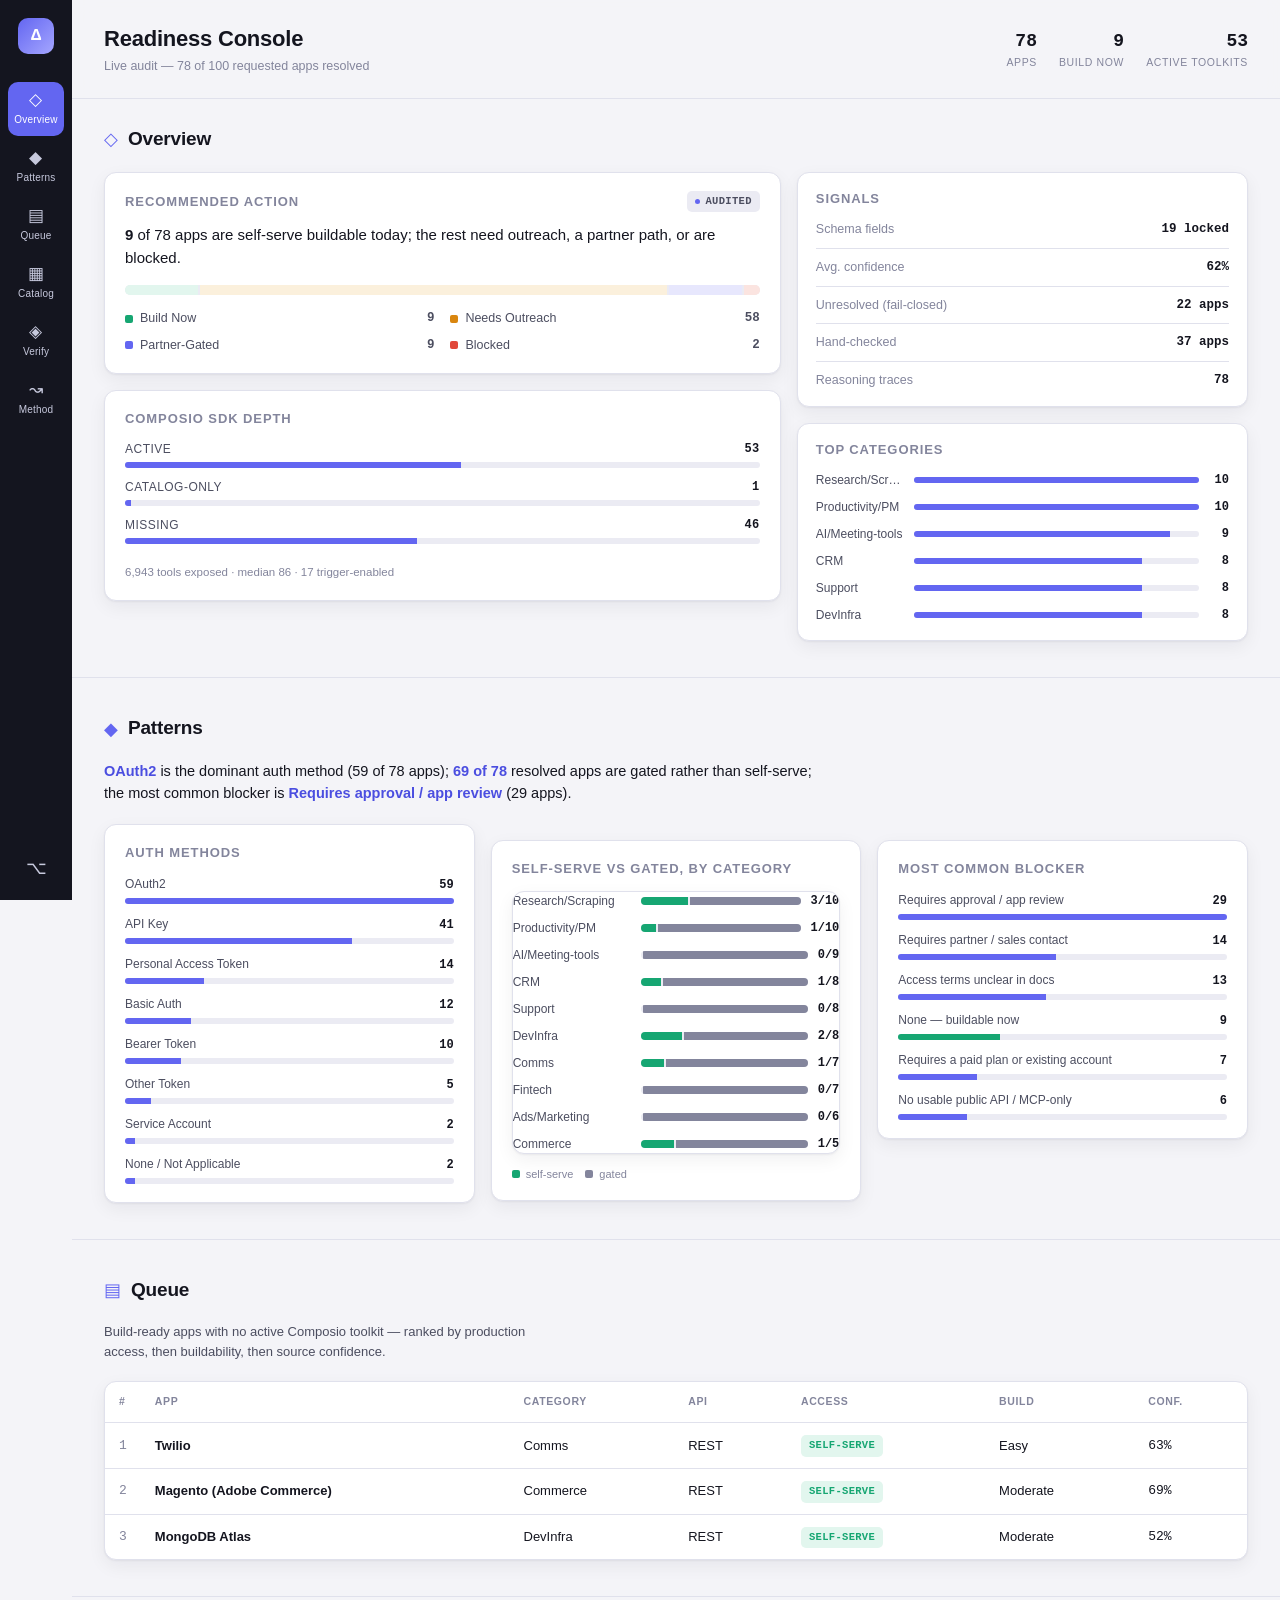
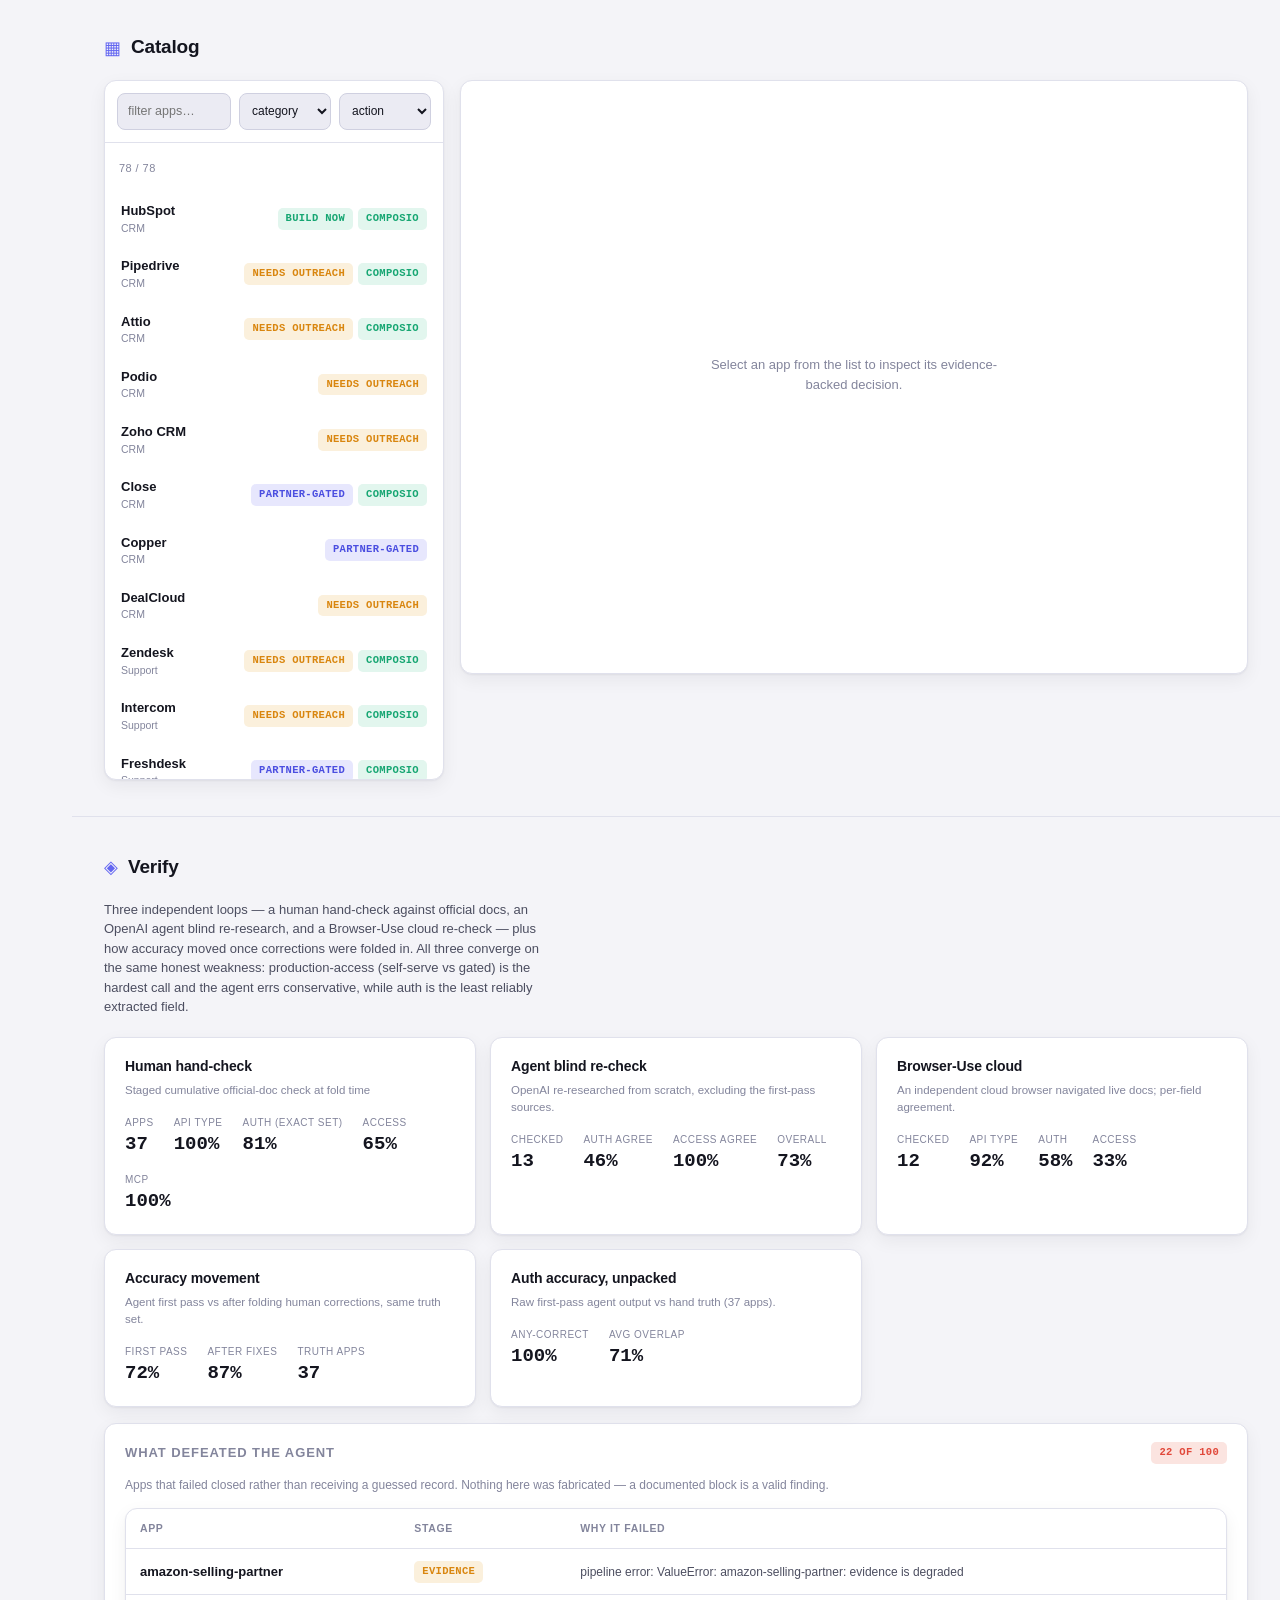
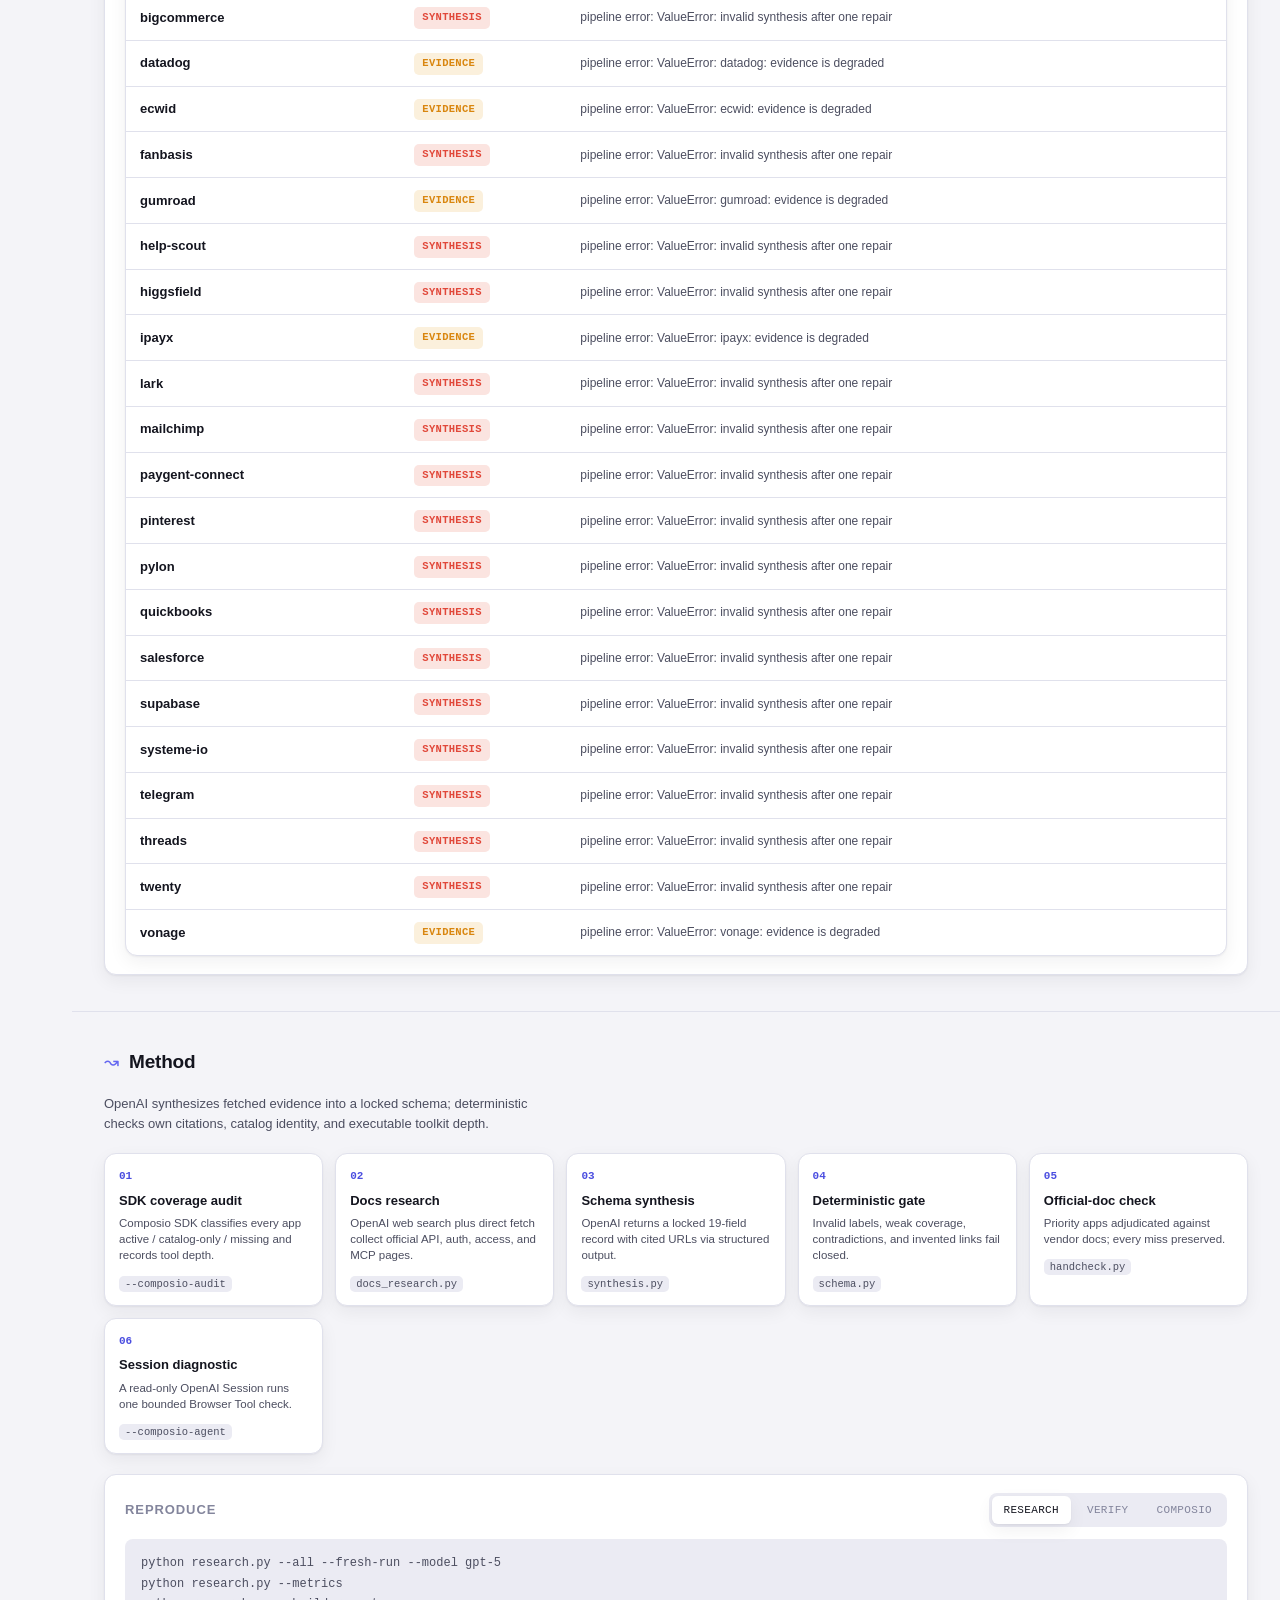
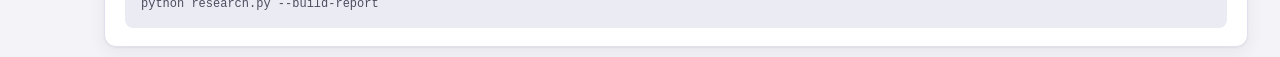
<file: report/index.html>
<!DOCTYPE html>
<html lang="en">

<head>
  <meta charset="utf-8" />
  <meta name="viewport" content="width=device-width, initial-scale=1" />
  <meta name="description" content="Console for reviewing evidence-backed API integration readiness across 100 requested apps." />
  <link rel="icon" href="data:image/svg+xml,%3Csvg xmlns='http://www.w3.org/2000/svg' viewBox='0 0 100 100'%3E%3Crect width='100' height='100' rx='20' fill='%236366f1'/%3E%3Cpath d='M28 62 L44 30 L60 62 M34 50 L54 50' stroke='white' stroke-width='7' fill='none' stroke-linecap='round' stroke-linejoin='round'/%3E%3C/svg%3E" />
  <title>Readiness Console</title>
  <link rel="stylesheet" href="theme.css?v=20260818-8" />
</head>

<body>
  <div class="shell">
    <aside class="rail" aria-label="Console navigation">
      <div class="rail-mark" aria-hidden="true">Δ</div>
      <nav class="rail-nav">
        <button class="rail-item active" data-view="overview" type="button">
          <span class="rail-glyph">◇</span><span>Overview</span>
        </button>
        <button class="rail-item" data-view="patterns" type="button">
          <span class="rail-glyph">◆</span><span>Patterns</span>
        </button>
        <button class="rail-item" data-view="queue" type="button">
          <span class="rail-glyph">▤</span><span>Queue</span>
        </button>
        <button class="rail-item" data-view="catalog" type="button">
          <span class="rail-glyph">▦</span><span>Catalog</span>
        </button>
        <button class="rail-item" data-view="verify" type="button">
          <span class="rail-glyph">◈</span><span>Verify</span>
        </button>
        <button class="rail-item" data-view="method" type="button">
          <span class="rail-glyph">↝</span><span>Method</span>
        </button>
      </nav>
      <div class="rail-foot">
        <a id="repo-link" href="#" target="_blank" rel="noopener" title="Source">⌥</a>
      </div>
    </aside>

    <div class="deck">
      <header class="strip">
        <div class="strip-title">
          <h1>Readiness Console</h1>
          <span class="strip-sub" id="view-sub">Live audit of the assignment catalog</span>
        </div>
        <div class="strip-stats" id="strip-stats" aria-label="Quick stats"></div>
      </header>

      <!-- ============ OVERVIEW ============ -->
      <section class="view" id="view-overview" data-view="overview">
        <div class="view-head">
          <span class="view-glyph">◇</span>
          <h2>Overview</h2>
        </div>
        <div class="ov-grid">
          <div class="ov-primary">
            <div class="panel">
              <div class="panel-head">
                <h2>Recommended action</h2>
                <span class="tag tag-live" id="quality-badge">audited</span>
              </div>
              <p class="ov-statement" id="decision-title">loading current queue…</p>
              <div class="dist" id="action-bar" aria-label="Recommended action distribution"></div>
              <div class="dist-legend" id="action-legend"></div>
            </div>

            <div class="panel">
              <div class="panel-head"><h2>Composio SDK depth</h2></div>
              <div class="meter-row" id="sdk-meters"></div>
            </div>
          </div>

          <div class="ov-side">
            <div class="panel panel-tight">
              <div class="panel-head"><h2>Signals</h2></div>
              <dl class="fact-list" id="fact-list"></dl>
            </div>
            <div class="panel panel-tight">
              <div class="panel-head"><h2>Top categories</h2></div>
              <div class="bar-list" id="category-bars"></div>
            </div>
          </div>
        </div>
      </section>

      <!-- ============ PATTERNS ============ -->
      <section class="view" id="view-patterns" data-view="patterns">
        <div class="view-head">
          <span class="view-glyph">◆</span>
          <h2>Patterns</h2>
        </div>
        <p class="view-note pat-headline" id="patterns-headline">—</p>
        <div class="pat-grid">
          <div class="panel">
            <div class="panel-head"><h2>Auth methods</h2></div>
            <div class="pbar-list" id="auth-bars"></div>
          </div>
          <div class="panel">
            <div class="panel-head"><h2>Self-serve vs gated, by category</h2></div>
            <div class="split-list" id="access-splits"></div>
            <p class="split-legend"><span class="dot s-serve"></span>self-serve <span class="dot s-gate"></span>gated</p>
          </div>
          <div class="panel">
            <div class="panel-head"><h2>Most common blocker</h2></div>
            <div class="pbar-list" id="blocker-bars"></div>
          </div>
        </div>
      </section>

      <!-- ============ QUEUE ============ -->
      <section class="view" id="view-queue" data-view="queue">
        <div class="view-head">
          <span class="view-glyph">▤</span>
          <h2>Queue</h2>
        </div>
        <p class="view-note">Build-ready apps with no active Composio toolkit — ranked by production access, then buildability, then source confidence.</p>
        <div class="table-shell">
          <table class="rank-table">
            <thead>
              <tr><th>#</th><th>App</th><th>Category</th><th>API</th><th>Access</th><th>Build</th><th>Conf.</th></tr>
            </thead>
            <tbody id="queue-body"></tbody>
          </table>
        </div>
      </section>

      <!-- ============ CATALOG (master-detail) ============ -->
      <section class="view" id="view-catalog" data-view="catalog">
        <div class="view-head">
          <span class="view-glyph">▦</span>
          <h2>Catalog</h2>
        </div>
        <div class="split">
          <div class="split-list">
            <div class="list-toolbar">
              <input id="q" type="search" placeholder="filter apps…" autocomplete="off" />
              <select id="f-cat" aria-label="Filter by category"><option value="">category</option></select>
              <select id="f-next" aria-label="Filter by action"><option value="">action</option></select>
            </div>
            <p class="list-count" id="catalog-count">—</p>
            <ul class="row-list" id="catalog-rows"></ul>
          </div>
          <div class="split-detail" id="catalog-detail">
            <div class="detail-empty">Select an app from the list to inspect its evidence-backed decision.</div>
          </div>
        </div>
      </section>

      <!-- ============ VERIFY ============ -->
      <section class="view" id="view-verify" data-view="verify">
        <div class="view-head">
          <span class="view-glyph">◈</span>
          <h2>Verify</h2>
        </div>
        <p class="view-note">Three independent loops — a human hand-check against official docs, an OpenAI agent blind re-research, and a Browser-Use cloud re-check — plus how accuracy moved once corrections were folded in. All three converge on the same honest weakness: production-access (self-serve vs gated) is the hardest call and the agent errs conservative, while auth is the least reliably extracted field.</p>
        <div class="score-grid" id="score-grid"></div>
        <div class="panel unresolved-panel">
          <div class="panel-head"><h2>What defeated the agent</h2><span class="tag tag-blocked" id="unresolved-count">—</span></div>
          <p class="unresolved-note">Apps that failed closed rather than receiving a guessed record. Nothing here was fabricated — a documented block is a valid finding.</p>
          <div class="table-shell">
            <table class="rank-table">
              <thead><tr><th>App</th><th>Stage</th><th>Why it failed</th></tr></thead>
              <tbody id="unresolved-body"></tbody>
            </table>
          </div>
        </div>
      </section>

      <!-- ============ METHOD ============ -->
      <section class="view" id="view-method" data-view="method">
        <div class="view-head">
          <span class="view-glyph">↝</span>
          <h2>Method</h2>
        </div>
        <p class="view-note">OpenAI synthesizes fetched evidence into a locked schema; deterministic checks own citations, catalog identity, and executable toolkit depth.</p>
        <div class="flow" id="flow"></div>
        <div class="panel">
          <div class="panel-head">
            <h2>Reproduce</h2>
            <div class="seg-tabs" role="tablist">
              <button class="seg-tab active" data-cmd="research" type="button">research</button>
              <button class="seg-tab" data-cmd="verify" type="button">verify</button>
              <button class="seg-tab" data-cmd="composio" type="button">composio</button>
            </div>
          </div>
          <pre id="command-output"></pre>
        </div>
      </section>
    </div>
  </div>

  <script src="data.js?v=20260818-8"></script>
  <script src="app.js?v=20260818-8"></script>
</body>

</html>
</file>
<file: report/theme.css>
/* Readiness Console — theme */
:root {
  --bg: #f4f4f8;
  --panel: #ffffff;
  --panel-2: #ebebf3;
  --ink: #14151f;
  --ink-2: #4c4e60;
  --ink-3: #83859c;
  --line: #e0e1ec;
  --line-2: #cfd0e0;
  --accent: #6366f1;
  --accent-ink: #4b4ee0;
  --accent-soft: #e7e7fd;
  --rail-bg: #14151f;
  --rail-ink: #c7c9dd;

  --build: #16a672;
  --outreach: #d9860f;
  --partner: #6366f1;
  --blocked: #e1483a;
  --build-soft: #e2f6ee;
  --outreach-soft: #fbf0dc;
  --partner-soft: #e7e7fd;
  --blocked-soft: #fbe4e0;

  --radius: 12px;
  --radius-sm: 8px;
  --shadow: 0 1px 2px rgba(20, 21, 31, .05), 0 6px 18px rgba(20, 21, 31, .06);
  --mono: "JetBrains Mono", ui-monospace, SFMono-Regular, Menlo, Consolas, monospace;
  --sans: -apple-system, BlinkMacSystemFont, "Segoe UI", Inter, Roboto, Helvetica, Arial, sans-serif;
}
@media (prefers-color-scheme: dark) {
  :root:not([data-theme="light"]) {
    --bg: #0c0d13;
    --panel: #14151f;
    --panel-2: #191b27;
    --ink: #eceefb;
    --ink-2: #9fa2bd;
    --ink-3: #6c6f8a;
    --line: #22243380;
    --line-2: #2e3145;
    --accent: #8183ff;
    --accent-ink: #9799ff;
    --accent-soft: #22214a;
    --rail-bg: #08090e;
    --rail-ink: #8b8ea8;
    --build-soft: #123227;
    --outreach-soft: #2e2412;
    --partner-soft: #22214a;
    --blocked-soft: #331915;
    --shadow: 0 1px 2px rgba(0, 0, 0, .35), 0 10px 30px rgba(0, 0, 0, .45);
  }
}

* { box-sizing: border-box; }
body {
  margin: 0;
  background: var(--bg);
  color: var(--ink);
  font-family: var(--sans);
  font-size: 14px;
  line-height: 1.5;
  -webkit-font-smoothing: antialiased;
}
h1, h2, h3 { margin: 0; letter-spacing: -.01em; }
code, .mono { font-family: var(--mono); }
.sr-only { position: absolute; width: 1px; height: 1px; overflow: hidden; clip: rect(0 0 0 0); }
.empty { color: var(--ink-3); padding: 18px 0; }

/* ---------------------------------------------------------------- shell */
.shell { display: grid; grid-template-columns: 72px 1fr; min-height: 100vh; }
.rail {
  background: var(--rail-bg); display: flex; flex-direction: column; align-items: center;
  padding: 18px 0; position: sticky; top: 0; height: 100vh; gap: 6px;
}
.rail-mark {
  width: 36px; height: 36px; border-radius: 10px; background: linear-gradient(135deg, var(--accent), #a5a6ff);
  color: #fff; display: grid; place-items: center; font-family: var(--mono); font-weight: 700; font-size: 17px;
  margin-bottom: 22px;
}
.rail-nav { display: flex; flex-direction: column; gap: 4px; width: 100%; align-items: center; flex: 1; }
.rail-item {
  width: 56px; display: flex; flex-direction: column; align-items: center; gap: 4px;
  background: transparent; border: 0; color: var(--rail-ink); cursor: pointer;
  padding: 9px 4px; border-radius: 10px; font: inherit; font-size: 10px; letter-spacing: .02em;
}
.rail-glyph { font-size: 17px; line-height: 1; }
.rail-item:hover { background: rgba(255, 255, 255, .06); color: #fff; }
.rail-item.active { background: var(--accent); color: #fff; }
.rail-foot { color: var(--rail-ink); font-size: 18px; }
.rail-foot a { color: inherit; text-decoration: none; }
.rail-foot a:hover { color: #fff; }

.deck { display: flex; flex-direction: column; min-width: 0; }
.strip {
  display: flex; align-items: center; justify-content: space-between; gap: 20px;
  padding: 22px 32px; border-bottom: 1px solid var(--line); position: sticky; top: 0;
  background: color-mix(in srgb, var(--bg) 88%, transparent); backdrop-filter: blur(10px); z-index: 10;
}
.strip-title h1 { font-size: 22px; }
.strip-sub { font-size: 12.5px; color: var(--ink-3); }
.strip-stats { display: flex; gap: 22px; }
.strip-stat { display: flex; flex-direction: column; align-items: flex-end; }
.strip-stat b { font-family: var(--mono); font-size: 18px; font-variant-numeric: tabular-nums; }
.strip-stat span { font-size: 10.5px; color: var(--ink-3); text-transform: uppercase; letter-spacing: .06em; }
@media (max-width: 720px) { .strip-stats { display: none; } }

.view { padding: 36px 32px; border-top: 1px solid var(--line); scroll-margin-top: 78px; }
.view:first-of-type { border-top: 0; padding-top: 26px; }
.view-head { display: flex; align-items: center; gap: 10px; margin-bottom: 18px; }
.view-glyph { font-size: 18px; color: var(--accent); line-height: 1; }
.view-head h2 { font-size: 19px; }
.view-note { color: var(--ink-2); font-size: 13px; max-width: 62ch; margin: 0 0 20px; }

/* ---------------------------------------------------------------- panels */
.panel { background: var(--panel); border: 1px solid var(--line); border-radius: var(--radius); padding: 18px 20px; box-shadow: var(--shadow); }
.panel + .panel { margin-top: 16px; }
.panel-tight { padding: 16px 18px; }
.panel-head { display: flex; align-items: center; justify-content: space-between; margin-bottom: 12px; }
.panel-head h2 { font-size: 13px; text-transform: uppercase; letter-spacing: .07em; color: var(--ink-3); }

.tag { display: inline-flex; align-items: center; gap: 5px; font-family: var(--mono); font-size: 10.5px; font-weight: 600; padding: 3px 8px; border-radius: 5px; background: var(--panel-2); color: var(--ink-2); white-space: nowrap; text-transform: uppercase; letter-spacing: .03em; }
.tag-live::before { content: ""; width: 5px; height: 5px; border-radius: 99px; background: var(--accent); }
.tag-build { background: var(--build-soft); color: var(--build); }
.tag-outreach { background: var(--outreach-soft); color: var(--outreach); }
.tag-partner { background: var(--partner-soft); color: var(--accent-ink); }
.tag-blocked { background: var(--blocked-soft); color: var(--blocked); }
.dot { width: 8px; height: 8px; border-radius: 2px; display: inline-block; }
.dot.tag-build { background: var(--build); }
.dot.tag-outreach { background: var(--outreach); }
.dot.tag-partner { background: var(--partner); }
.dot.tag-blocked { background: var(--blocked); }

/* ---------------------------------------------------------------- overview */
.ov-grid { display: grid; grid-template-columns: 1.5fr 1fr; gap: 16px; align-items: start; }
@media (max-width: 900px) { .ov-grid { grid-template-columns: 1fr; } }
.ov-statement { font-size: 15px; margin: 0 0 16px; }
.dist { display: flex; height: 10px; border-radius: 99px; overflow: hidden; background: var(--panel-2); gap: 2px; }
.seg { display: block; min-width: 3px; }
.dist-legend { display: grid; grid-template-columns: 1fr 1fr; gap: 8px 16px; margin-top: 14px; }
.dist-item { font-size: 12.5px; color: var(--ink-2); display: flex; align-items: center; gap: 7px; }
.dist-item b { margin-left: auto; font-family: var(--mono); }

.meter-row { display: flex; flex-direction: column; gap: 10px; }
.meter-top { display: flex; justify-content: space-between; font-size: 12px; color: var(--ink-2); margin-bottom: 4px; text-transform: uppercase; letter-spacing: .04em; }
.meter-top b { font-family: var(--mono); color: var(--ink); }
.meter-track { height: 6px; border-radius: 99px; background: var(--panel-2); overflow: hidden; }
.meter-track span { display: block; height: 100%; background: var(--accent); }
.meter-foot { font-size: 11.5px; color: var(--ink-3); margin: 10px 0 0; }

.fact-list { margin: 0; display: flex; flex-direction: column; gap: 9px; }
.fact { display: flex; justify-content: space-between; font-size: 12.5px; padding-bottom: 9px; border-bottom: 1px solid var(--line); }
.fact:last-child { border: 0; padding: 0; }
.fact dt { color: var(--ink-3); margin: 0; }
.fact dd { margin: 0; font-family: var(--mono); font-weight: 600; }

.bar-list { display: flex; flex-direction: column; gap: 9px; }
.cat-row { display: grid; grid-template-columns: 90px 1fr 22px; align-items: center; gap: 8px; font-size: 12px; }
.cat-row span { color: var(--ink-2); overflow: hidden; text-overflow: ellipsis; white-space: nowrap; }
.cat-track { height: 6px; border-radius: 99px; background: var(--panel-2); overflow: hidden; }
.cat-track span { display: block; height: 100%; background: var(--accent); }
.cat-row b { font-family: var(--mono); text-align: right; }

/* ---------------------------------------------------------------- tables */
.table-shell { background: var(--panel); border: 1px solid var(--line); border-radius: var(--radius); overflow-x: auto; box-shadow: var(--shadow); }
table { width: 100%; border-collapse: collapse; font-size: 13px; min-width: 620px; }
.rank-table thead th { text-align: left; font-size: 10.5px; text-transform: uppercase; letter-spacing: .06em; color: var(--ink-3); font-weight: 600; padding: 12px 14px; border-bottom: 1px solid var(--line); }
.rank-table tbody tr { border-bottom: 1px solid var(--line); cursor: pointer; }
.rank-table tbody tr:last-child { border: 0; }
.rank-table tbody tr:hover { background: var(--panel-2); }
.rank-table td { padding: 11px 14px; }
.q-rank { font-family: var(--mono); color: var(--ink-3); width: 30px; }
.q-conf { font-family: var(--mono); font-variant-numeric: tabular-nums; }

/* ---------------------------------------------------------------- catalog split */
.split { display: grid; grid-template-columns: 340px 1fr; gap: 16px; align-items: start; }
@media (max-width: 860px) { .split { grid-template-columns: 1fr; } }
.split-list { background: var(--panel); border: 1px solid var(--line); border-radius: var(--radius); box-shadow: var(--shadow); overflow: hidden; }
.list-toolbar { display: flex; gap: 8px; padding: 12px; border-bottom: 1px solid var(--line); }
.list-toolbar input { flex: 1; min-width: 0; border: 1px solid var(--line-2); border-radius: var(--radius-sm); padding: 8px 10px; background: var(--panel-2); color: var(--ink); font: inherit; font-size: 12.5px; }
.list-toolbar select { border: 1px solid var(--line-2); border-radius: var(--radius-sm); padding: 8px 8px; background: var(--panel-2); color: var(--ink); font: inherit; font-size: 12px; max-width: 92px; }
.list-count { font-size: 11px; color: var(--ink-3); padding: 8px 14px 0; margin: 0; text-transform: uppercase; letter-spacing: .04em; }
.row-list { list-style: none; margin: 0; padding: 6px; max-height: 66vh; overflow-y: auto; }
.row-item { display: flex; justify-content: space-between; align-items: center; gap: 8px; padding: 10px 10px; border-radius: var(--radius-sm); cursor: pointer; }
.row-item:hover { background: var(--panel-2); }
.row-item.active { background: var(--accent-soft); }
.row-main { display: flex; flex-direction: column; min-width: 0; }
.row-main b { font-size: 13px; overflow: hidden; text-overflow: ellipsis; white-space: nowrap; }
.row-main span { font-size: 10.5px; color: var(--ink-3); }
.row-tags { display: flex; gap: 5px; flex-shrink: 0; }

.split-detail { background: var(--panel); border: 1px solid var(--line); border-radius: var(--radius); box-shadow: var(--shadow); padding: 24px; min-height: 66vh; }
.detail-empty { color: var(--ink-3); font-size: 13px; display: grid; place-items: center; height: 60vh; text-align: center; max-width: 40ch; margin: 0 auto; }
.detail-head { display: flex; justify-content: space-between; align-items: flex-start; gap: 14px; margin-bottom: 6px; }
.detail-head h2 { font-size: 20px; }
.detail-head span { font-size: 11.5px; color: var(--ink-3); }
.detail-liner { font-size: 14px; color: var(--ink-2); margin: 10px 0 18px; }
.d-grid { display: grid; margin: 0; }
.d-row { display: grid; grid-template-columns: 130px 1fr; gap: 12px; padding: 10px 0; border-top: 1px solid var(--line); }
.d-row dt { font-size: 11.5px; color: var(--ink-3); font-weight: 600; text-transform: uppercase; letter-spacing: .03em; }
.d-row dd { margin: 0; font-size: 13px; }
.d-section { margin-top: 20px; }
.d-section h3 { font-size: 11.5px; text-transform: uppercase; letter-spacing: .06em; color: var(--ink-3); margin-bottom: 8px; }
.d-section p { font-size: 13px; color: var(--ink-2); margin: 0; }
.d-links { margin: 0; padding-left: 16px; }
.d-links li { margin-bottom: 5px; word-break: break-all; }
.d-links a { color: var(--accent-ink); font-size: 11.5px; font-family: var(--mono); }

/* ---------------------------------------------------------------- verify */
.score-grid { display: grid; grid-template-columns: repeat(3, 1fr); gap: 14px; }
@media (max-width: 860px) { .score-grid { grid-template-columns: 1fr; } }
.score-card { background: var(--panel); border: 1px solid var(--line); border-radius: var(--radius); padding: 18px 20px; box-shadow: var(--shadow); }
.score-card h3 { font-size: 14px; margin-bottom: 5px; }
.score-card p { font-size: 11.5px; color: var(--ink-3); margin: 0 0 16px; }
.sc-stats { display: flex; flex-wrap: wrap; gap: 14px 20px; }
.sc-stat { display: flex; flex-direction: column; }
.sc-stat span { font-size: 10px; text-transform: uppercase; letter-spacing: .05em; color: var(--ink-3); }
.sc-stat b { font-family: var(--mono); font-size: 19px; font-variant-numeric: tabular-nums; }

/* ---------------------------------------------------------------- method flow */
.flow { display: grid; grid-template-columns: repeat(auto-fit, minmax(200px, 1fr)); gap: 12px; margin-bottom: 20px; }
.flow-node { min-width: 0; background: var(--panel); border: 1px solid var(--line); border-radius: var(--radius); padding: 14px 14px 12px; box-shadow: var(--shadow); }
.flow-num { font-family: var(--mono); font-size: 11px; color: var(--accent-ink); font-weight: 700; }
.flow-body b { display: block; font-size: 13px; margin: 6px 0 5px; }
.flow-body p { font-size: 11.5px; color: var(--ink-2); margin: 0 0 8px; line-height: 1.4; }
.flow-body code { font-family: var(--mono); font-size: 10.5px; background: var(--panel-2); padding: 2px 6px; border-radius: 5px; color: var(--ink-2); word-break: break-word; }

.seg-tabs { display: flex; gap: 4px; background: var(--panel-2); border-radius: 8px; padding: 3px; }
.seg-tab { font: inherit; font-size: 11px; font-family: var(--mono); text-transform: uppercase; letter-spacing: .03em; cursor: pointer; border: 0; background: transparent; color: var(--ink-3); padding: 6px 12px; border-radius: 6px; }
.seg-tab.active { background: var(--panel); color: var(--ink); box-shadow: var(--shadow); }
#command-output { margin: 0; font-family: var(--mono); font-size: 12px; line-height: 1.7; color: var(--ink-2); white-space: pre-wrap; word-break: break-word; background: var(--panel-2); border-radius: var(--radius-sm); padding: 14px 16px; }

/* ---------------------------------------------------------------- patterns */
.pat-headline { color: var(--ink); font-size: 14.5px; max-width: 90ch; }
.pat-headline b { color: var(--accent-ink); }
.pat-grid { display: grid; grid-template-columns: repeat(auto-fit, minmax(280px, 1fr)); gap: 16px; align-items: start; }
.pbar-list { display: flex; flex-direction: column; gap: 11px; }
.pbar-label { display: flex; justify-content: space-between; align-items: baseline; gap: 8px; font-size: 12px; color: var(--ink-2); margin-bottom: 4px; }
.pbar-label b { font-family: var(--mono); color: var(--ink); font-variant-numeric: tabular-nums; }
.pbar-track { height: 6px; border-radius: 99px; background: var(--panel-2); overflow: hidden; }
.pbar-track span { display: block; height: 100%; background: var(--accent); }
.pbar-track span.seg-build { background: var(--build); }
.split-list { display: flex; flex-direction: column; gap: 9px; }
.split-row { display: grid; grid-template-columns: 118px 1fr auto; gap: 10px; align-items: center; font-size: 12px; }
.split-row span { color: var(--ink-2); overflow: hidden; text-overflow: ellipsis; white-space: nowrap; }
.split-row b { font-family: var(--mono); font-variant-numeric: tabular-nums; }
.split-bar { display: flex; height: 8px; border-radius: 99px; overflow: hidden; background: var(--panel-2); gap: 2px; }
.split-bar span { display: block; }
.s-serve { background: var(--build); }
.s-gate { background: var(--ink-3); }
.dot.s-serve { background: var(--build); }
.dot.s-gate { background: var(--ink-3); }
.split-legend { display: flex; align-items: center; gap: 6px; font-size: 11px; color: var(--ink-3); margin: 12px 0 0; }
.split-legend .dot { margin-left: 6px; }
.split-legend .dot:first-child { margin-left: 0; }

/* unresolved (honesty) panel */
.unresolved-panel { margin-top: 16px; }
.unresolved-note { font-size: 12px; color: var(--ink-3); margin: 0 0 14px; }
.u-reason { color: var(--ink-2); font-size: 12px; max-width: 640px; }
</file>
